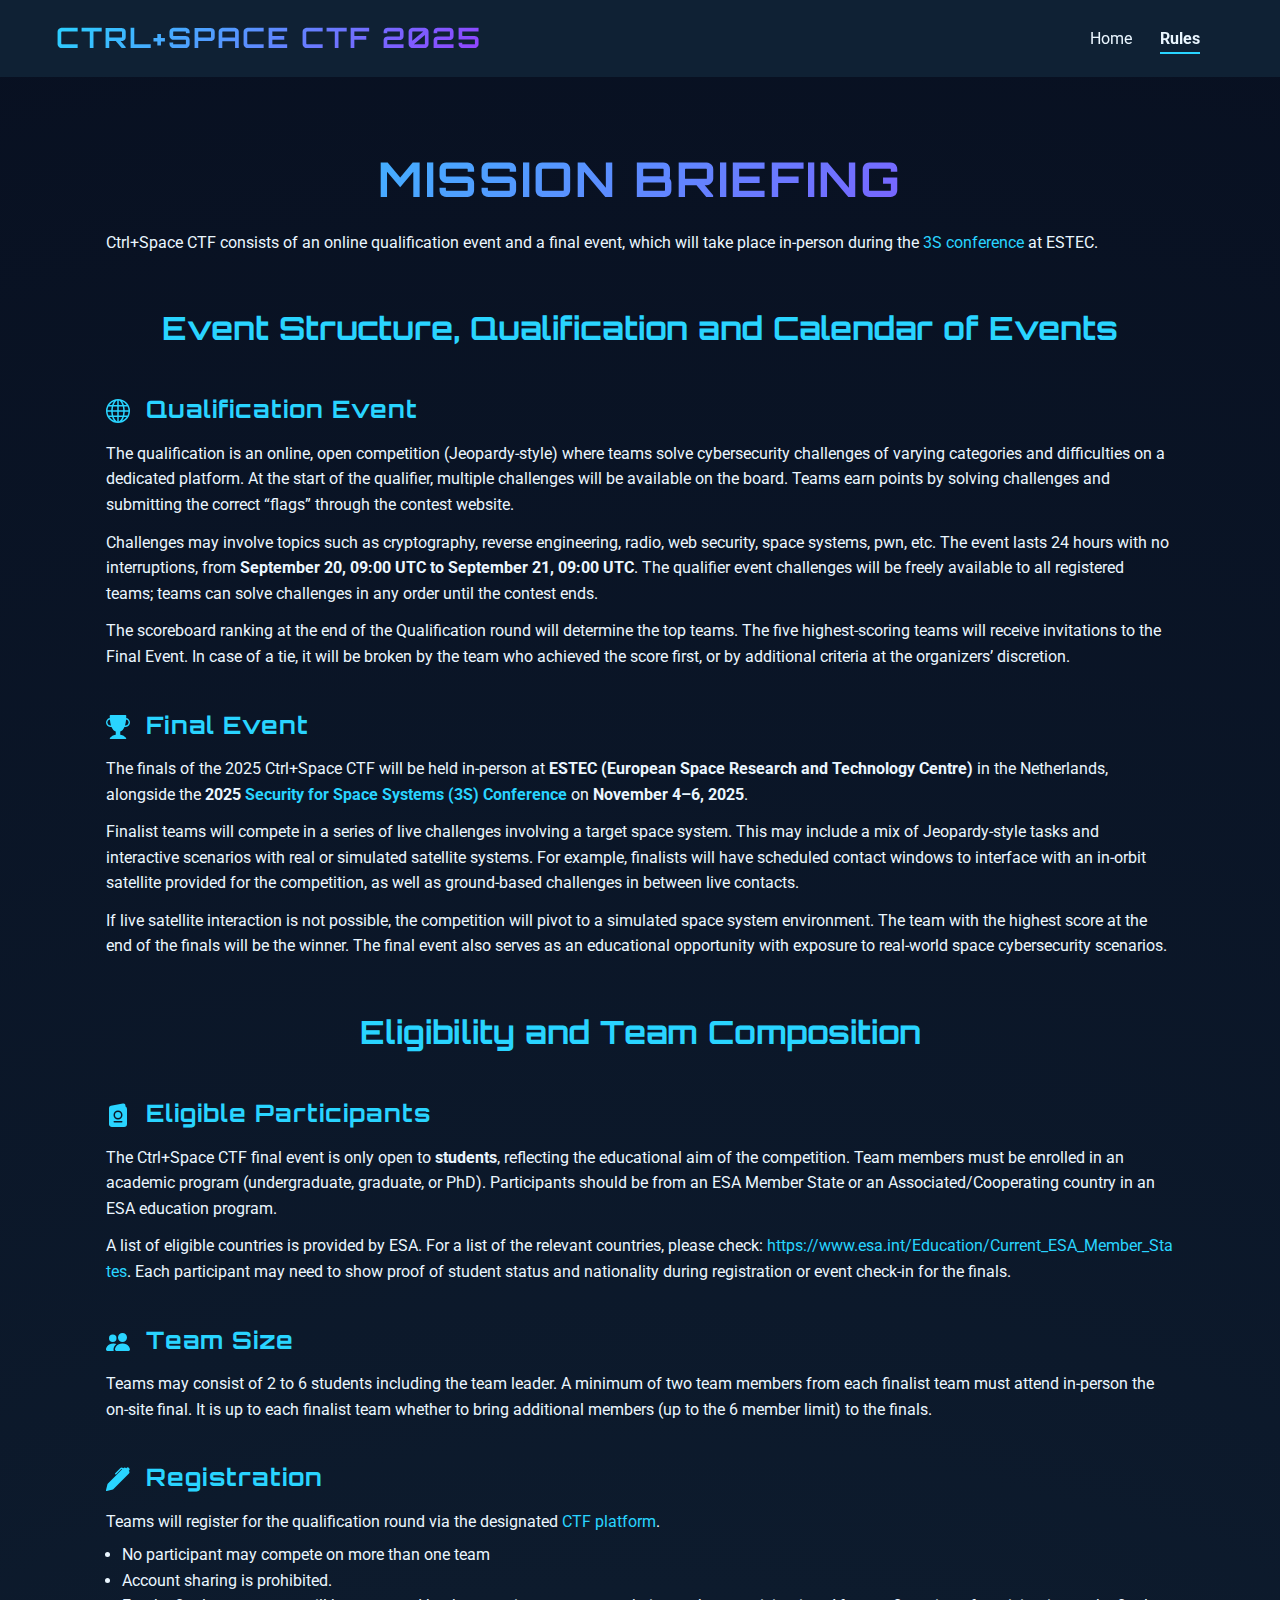
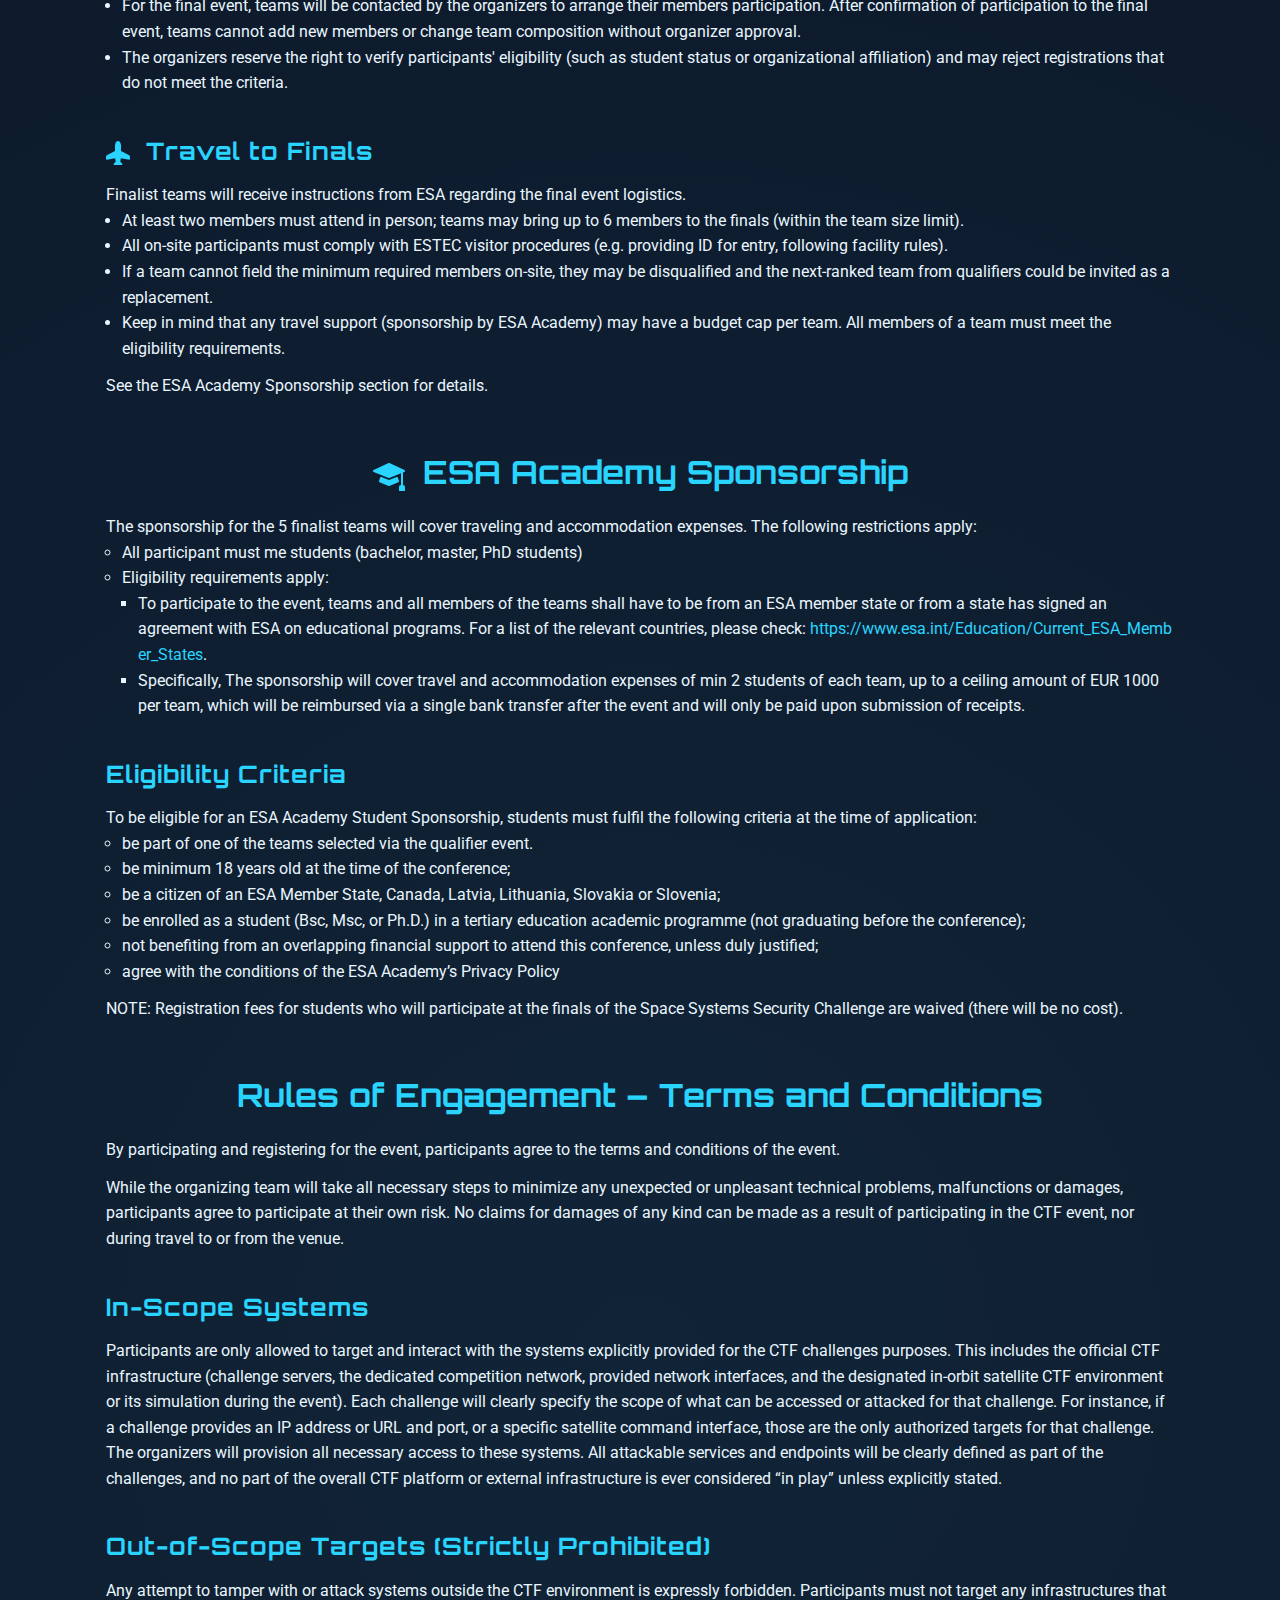
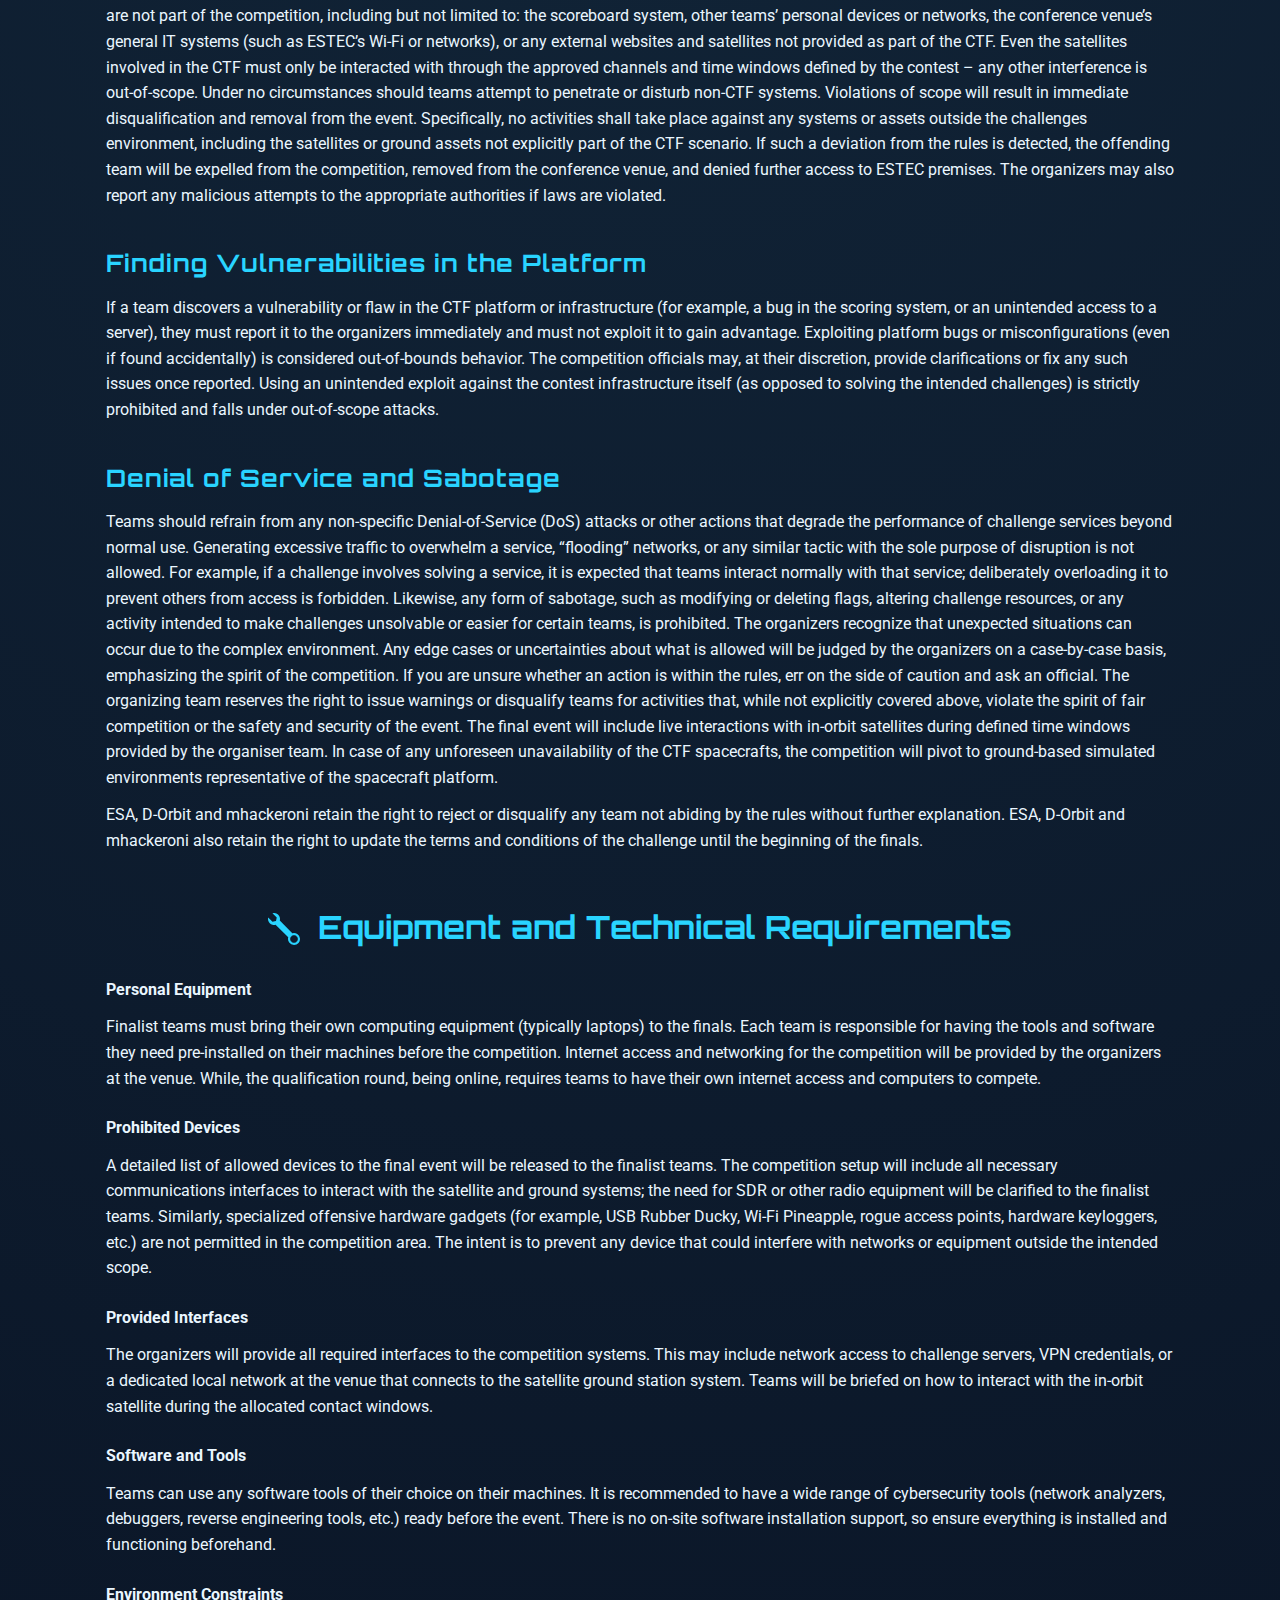
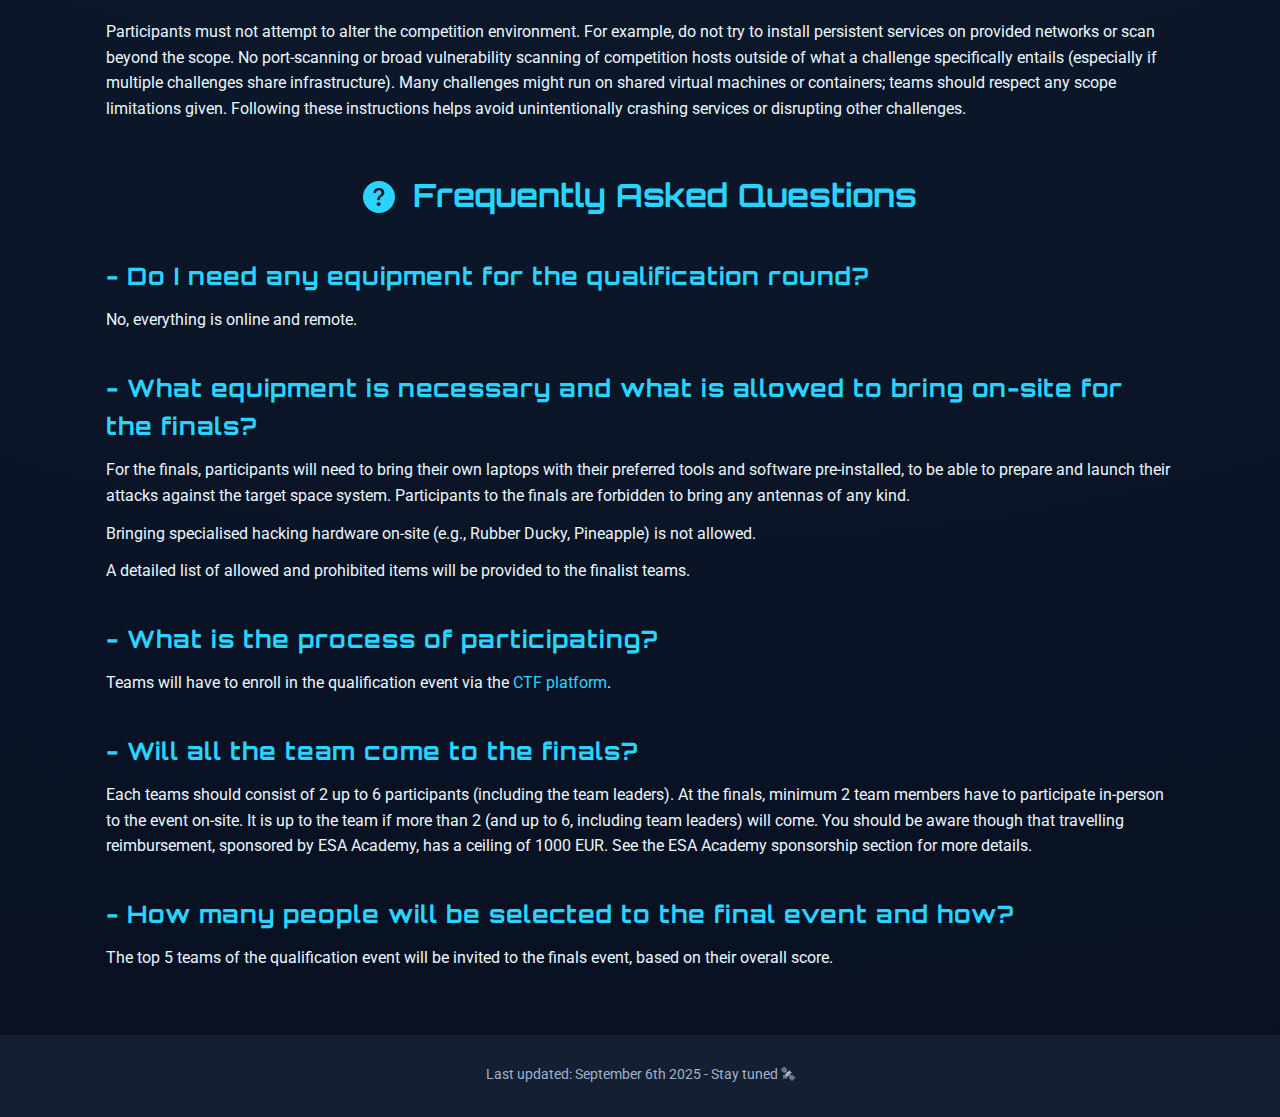
<file: rules/index.html>
<!DOCTYPE html>
<html lang="en">
<head>
  <meta charset="UTF-8" />
  <title>Ctrl+Space CTF 2025 - Rules</title>
  <meta name="viewport" content="width=device-width, initial-scale=1.0" />
  <meta name="description"
        content="Join the first European Capture-the-Flag competition played on real satellites orbiting Earth. Qualifiers September 20 - 21 2025. Finals November 4 - 6 2025" />

  <!-- ———— OPEN GRAPH  (Facebook, WhatsApp, LinkedIn, etc.) ———— -->
  <meta property="og:type"        content="website">
  <meta property="og:url"         content="https://ctrl-space.gg/rules">
  <meta property="og:title"       content="Ctrl+Space CTF 2025 - Hack satellites in orbit">
  <meta property="og:description" content="Join the first European Capture-the-Flag competition played on real satellites orbiting Earth. Qualifiers September 20 - 21 2025. Finals November 4 - 6 2025">
  <meta property="og:image"       content="https://ctrl-space.gg/static/assets/preview.webp">
  <meta property="og:image:alt"   content="Shining Earth">
  <meta property="og:locale"      content="en_GB">
  <meta property="og:site_name"   content="Ctrl+Space CTF 2025">

  <!-- ———— TWITTER / X ———— -->
  <meta name="twitter:card"        content="summary_large_image">  <!-- 2:1 aspect; uses same 1200×630 image -->
  <!-- <meta name="twitter:site"        content="@CtrlSpaceCTF">        optional but nice -->
  <meta name="twitter:url"         content="https://ctrl-space.gg/rules">
  <meta name="twitter:title"       content="Ctrl+Space CTF 2025 - Hack satellites in orbit">
  <meta name="twitter:description" content="Join the first European Capture-the-Flag competition played on real satellites orbiting Earth. Qualifiers September 20 - 21 2025. Finals November 4 - 6 2025">
  <meta name="twitter:image"       content="https://ctrl-space.gg/static/assets/preview.webp">
  <meta name="twitter:image:alt"   content="Shining Earth">

  <link rel="icon" href="/static/assets/favicon.ico" type="image/x-icon" />
  <!-- Google Fonts -->
  <link rel="preconnect" href="https://fonts.googleapis.com" />
  <link rel="preconnect" href="https://fonts.gstatic.com" crossorigin />
  <link rel="preload"
      href="https://fonts.googleapis.com/css2?family=Orbitron:wght@400;700&family=Roboto:wght@300;400;500&display=swap"
      as="style"
      onload="this.rel='stylesheet'">
  <noscript>
    <link rel="stylesheet"
          href="https://fonts.googleapis.com/css2?family=Orbitron:wght@400;700&family=Roboto:wght@300;400;500&display=swap">
  </noscript>

  <!-- =========================   Critical CSS (inlined)   ========================= -->
  <style>
  :root{
    /* Core palette */
    --space-blue:#112437;--space-blue-dark:#081021;--neon-cyan:#29d4ff;
    --light:#eaf6ff;--grey:#9db3c9;--accent:#9340ff;
    --primary:var(--neon-cyan);
    --bg-gradient:radial-gradient(circle at 50% 50%,var(--space-blue) 0%,var(--space-blue-dark) 100%);
  }
  html{scroll-behavior:smooth;}
  *,*::before,*::after{box-sizing:border-box;margin:0;padding:0;}
  body{font-family:"Roboto",sans-serif;background:var(--bg-gradient);color:var(--light);line-height:1.6;}

  /* ---------- Hero ---------- */
  header{position:relative;min-height:100vh;display:flex;align-items:center;justify-content:center;text-align:center;overflow:hidden;}
  header::after{content:"";position:absolute;inset:0;background:rgba(0,0,0,.55);z-index:0;}
  header video{position:absolute;top:0;left:0;width:100%;height:100%;object-fit:cover;aspect-ratio:16/9;z-index:-1;pointer-events:none;}
  header .content{position:relative;z-index:1;max-width:800px;padding:0 1rem;}
  h1{font-family:"Orbitron",sans-serif;font-size:2.75rem;text-transform:uppercase;letter-spacing:2px;background-image:linear-gradient(135deg,var(--primary),var(--accent));-webkit-background-clip:text;-webkit-text-fill-color:transparent;}
  h2{margin-top:3rem;}
  h3{font-size:1.5rem;margin-top:2.25rem;font-family:"Orbitron",sans-serif;letter-spacing:1px;}
  p{margin-top: 0.75rem;}
  li{margin-left: 1rem;}
  .ctf-title{font-family:"Orbitron",sans-serif;font-size:1.75rem;text-transform:uppercase;letter-spacing:2px;background-image:linear-gradient(135deg,var(--primary),var(--accent));-webkit-background-clip:text;-webkit-text-fill-color:transparent; font-weight: bold;}
  .tagline{margin-top:1rem;font-size:1.25rem;color:var(--grey);}
  .btn{display:inline-block;margin-top:2rem;padding:.75rem 2rem;font-size:1rem;font-weight:500;border:2px solid var(--primary);border-radius:50px;color:var(--primary);transition:all .3s ease;}
  .btn:hover{background:var(--primary);color:var(--space-blue);}
  .equipment-element{display:block;font-weight:bold;margin-top:1.5rem;}

  /* Reserve space for partner logos to avoid CLS */
  .partner-logo{width:auto;height:12rem;object-fit:contain;aspect-ratio:3/2;filter:grayscale(100%);opacity:.75;transition:all .3s ease;}
  .partner-logo:hover{filter:none;opacity:1;transform:scale(1.05);}
  .rules-icon {width: 1em;height: 1em;margin-right: 0.5rem;flex-shrink: 0;fill:currentColor;vertical-align: middle;}
  .break-url {overflow-wrap: anywhere;word-break: break-word;line-break: anywhere;hyphens: auto;}
  </style>
  <!-- Full stylesheet loaded *after* first paint → media trick prevents render‑blocking -->
  <link rel="stylesheet" href="/static/styles/styles.css" media="print" onload="this.media='all'">
  <noscript><link rel="stylesheet" href="/static/styles/styles.css"></noscript>
</head>
<body>
  <!-- ---------- Navbar ---------- -->
    <nav style="background:rgba(17,36,55,.85);backdrop-filter:blur(10px);position:sticky;top:0;z-index:1000;">
        <div style="max-width:1200px;margin:0 auto;padding:1rem;display:flex;align-items:center;justify-content:space-between;">
            <a href="/index.html" class="ctf-title">Ctrl+Space CTF 2025</a>
            <div>
                <a href="/index.html" style="color:var(--light);text-decoration:none;margin-right:1.5rem;">Home</a>
                <a href="/rules/index.html" style="color:var(--light);text-decoration:none;margin-right:1.5rem;font-weight:bold;border-bottom:2px solid var(--primary);padding-bottom:.25rem;">Rules</a>
            </div>
        </div>
    </nav>
  <!-- ---------- Main ---------- -->
  <main>
        <section id="rules">
            <h1 style="text-align:center;">Mission Briefing</h1>
            <p>Ctrl+Space CTF consists of an online qualification event and a final event, which will take place in-person during the <a href="https://security4space.esa.int/">3S conference</a> at ESTEC.</p>
            <h2>Event Structure, Qualification and Calendar of Events</h2>

            <h3>
                <svg xmlns="http://www.w3.org/2000/svg" class="bi bi-globe rules-icon" viewBox="0 0 16 16">
                    <path d="M0 8a8 8 0 1 1 16 0A8 8 0 0 1 0 8m7.5-6.923c-.67.204-1.335.82-1.887 1.855A8 8 0 0 0 5.145 4H7.5zM4.09 4a9.3 9.3 0 0 1 .64-1.539 7 7 0 0 1 .597-.933A7.03 7.03 0 0 0 2.255 4zm-.582 3.5c.03-.877.138-1.718.312-2.5H1.674a7 7 0 0 0-.656 2.5zM4.847 5a12.5 12.5 0 0 0-.338 2.5H7.5V5zM8.5 5v2.5h2.99a12.5 12.5 0 0 0-.337-2.5zM4.51 8.5a12.5 12.5 0 0 0 .337 2.5H7.5V8.5zm3.99 0V11h2.653c.187-.765.306-1.608.338-2.5zM5.145 12q.208.58.468 1.068c.552 1.035 1.218 1.65 1.887 1.855V12zm.182 2.472a7 7 0 0 1-.597-.933A9.3 9.3 0 0 1 4.09 12H2.255a7 7 0 0 0 3.072 2.472M3.82 11a13.7 13.7 0 0 1-.312-2.5h-2.49c.062.89.291 1.733.656 2.5zm6.853 3.472A7 7 0 0 0 13.745 12H11.91a9.3 9.3 0 0 1-.64 1.539 7 7 0 0 1-.597.933M8.5 12v2.923c.67-.204 1.335-.82 1.887-1.855q.26-.487.468-1.068zm3.68-1h2.146c.365-.767.594-1.61.656-2.5h-2.49a13.7 13.7 0 0 1-.312 2.5m2.802-3.5a7 7 0 0 0-.656-2.5H12.18c.174.782.282 1.623.312 2.5zM11.27 2.461c.247.464.462.98.64 1.539h1.835a7 7 0 0 0-3.072-2.472c.218.284.418.598.597.933M10.855 4a8 8 0 0 0-.468-1.068C9.835 1.897 9.17 1.282 8.5 1.077V4z"/>
                </svg>
                Qualification Event</h3>
            <p>
                The qualification is an online, open competition (Jeopardy-style) where teams solve cybersecurity challenges of varying categories and difficulties on a dedicated platform. At the start of the qualifier, multiple challenges will be available on the board. Teams earn points by solving challenges and submitting the correct “flags” through the contest website. 
            </p>
            <p>
                Challenges may involve topics such as cryptography, reverse engineering, radio, web security, space systems, pwn, etc. The event lasts 24 hours with no interruptions, from <strong>September 20, 09:00 UTC to September 21, 09:00 UTC</strong>. The qualifier event challenges will be freely available to all registered teams; teams can solve challenges in any order until the contest ends. 
            </p>
            <p>
                The scoreboard ranking at the end of the Qualification round will determine the top teams. The five highest-scoring teams will receive invitations to the Final Event. In case of a tie, it will be broken by the team who achieved the score first, or by additional criteria at the organizers’ discretion.
            </p>

            <h3>
                <svg xmlns="http://www.w3.org/2000/svg" class="bi bi-trophy-fill rules-icon" viewBox="0 0 16 16">
                    <path d="M2.5.5A.5.5 0 0 1 3 0h10a.5.5 0 0 1 .5.5q0 .807-.034 1.536a3 3 0 1 1-1.133 5.89c-.79 1.865-1.878 2.777-2.833 3.011v2.173l1.425.356c.194.048.377.135.537.255L13.3 15.1a.5.5 0 0 1-.3.9H3a.5.5 0 0 1-.3-.9l1.838-1.379c.16-.12.343-.207.537-.255L6.5 13.11v-2.173c-.955-.234-2.043-1.146-2.833-3.012a3 3 0 1 1-1.132-5.89A33 33 0 0 1 2.5.5m.099 2.54a2 2 0 0 0 .72 3.935c-.333-1.05-.588-2.346-.72-3.935m10.083 3.935a2 2 0 0 0 .72-3.935c-.133 1.59-.388 2.885-.72 3.935"/>
                </svg>
                Final Event</h3>
            <p>
                The finals of the 2025 Ctrl+Space CTF will be held in-person at <strong>ESTEC (European Space Research and Technology Centre)</strong> in the Netherlands, alongside the <strong>2025 <a href="https://security4space.esa.int/">Security for Space Systems (3S) Conference</a></strong> on <strong>November 4–6, 2025</strong>.
            </p>
            <p>
                Finalist teams will compete in a series of live challenges involving a target space system. This may include a mix of Jeopardy-style tasks and interactive scenarios with real or simulated satellite systems. For example, finalists will have scheduled contact windows to interface with an in-orbit satellite provided for the competition, as well as ground-based challenges in between live contacts.
            </p>
            <p>
                If live satellite interaction is not possible, the competition will pivot to a simulated space system environment. The team with the highest score at the end of the finals will be the winner. The final event also serves as an educational opportunity with exposure to real-world space cybersecurity scenarios.
            </p>

            <h2>Eligibility and Team Composition</h2>

            <h3>
                <svg xmlns="http://www.w3.org/2000/svg" class="bi bi-passport rules-icon" viewBox="0 0 16 16">
                    <path d="M8 6a2 2 0 1 0 0 4 2 2 0 0 0 0-4"/>
                    <path d="M2 3.252a1.5 1.5 0 0 1 1.232-1.476l8-1.454A1.5 1.5 0 0 1 13 1.797v.47A2 2 0 0 1 14 4v10a2 2 0 0 1-2 2H4a2 2 0 0 1-1.51-.688 1.5 1.5 0 0 1-.49-1.11V3.253ZM5 8a3 3 0 1 0 6 0 3 3 0 0 0-6 0m0 4.5a.5.5 0 0 0 .5.5h5a.5.5 0 0 0 0-1h-5a.5.5 0 0 0-.5.5"/>
                </svg>
                Eligible Participants</h3>
            <ul>
                <p>The Ctrl+Space CTF final event is only open to <strong>students</strong>, reflecting the educational aim of the competition. Team members must be enrolled in an academic program (undergraduate, graduate, or PhD). Participants should be from an ESA Member State or an Associated/Cooperating country in an ESA education program.</p>
                <p>A list of eligible countries is provided by ESA. For a list of the relevant countries, please check: <a class="break-url" href="https://www.esa.int/Education/Current_ESA_Member_States">https://www.esa.int/Education/Current_ESA_Member_States</a>. Each participant may need to show proof of student status and nationality during registration or event check-in for the finals.</p>
            </ul>

            <h3>
                <svg xmlns="http://www.w3.org/2000/svg" class="bi bi-people-fill rules-icon" viewBox="0 0 16 16">
                    <path d="M7 14s-1 0-1-1 1-4 5-4 5 3 5 4-1 1-1 1zm4-6a3 3 0 1 0 0-6 3 3 0 0 0 0 6m-5.784 6A2.24 2.24 0 0 1 5 13c0-1.355.68-2.75 1.936-3.72A6.3 6.3 0 0 0 5 9c-4 0-5 3-5 4s1 1 1 1zM4.5 8a2.5 2.5 0 1 0 0-5 2.5 2.5 0 0 0 0 5"/>
                </svg>      
                Team Size</h3>
            <ul>
                <p>Teams may consist of 2 to 6 students including the team leader. A minimum of two team members from each finalist team must attend in-person the on-site final. It is up to each finalist team whether to bring additional members (up to the 6 member limit) to the finals. </p>
            </ul>

            <h3>
                <svg xmlns="http://www.w3.org/2000/svg" class="bi bi-pen-fill rules-icon" viewBox="0 0 16 16">
                    <path d="m13.498.795.149-.149a1.207 1.207 0 1 1 1.707 1.708l-.149.148a1.5 1.5 0 0 1-.059 2.059L4.854 14.854a.5.5 0 0 1-.233.131l-4 1a.5.5 0 0 1-.606-.606l1-4a.5.5 0 0 1 .131-.232l9.642-9.642a.5.5 0 0 0-.642.056L6.854 4.854a.5.5 0 1 1-.708-.708L9.44.854A1.5 1.5 0 0 1 11.5.796a1.5 1.5 0 0 1 1.998-.001"/>
                </svg>
                Registration</h3>
            <p>
                Teams will register for the qualification round via the designated <a href="https://scoreboard.ctrl-space.gg">CTF platform</a>.
                <div style="margin-top: 0.5rem;"></div>
                <li>No participant may compete on more than one team</li>
                <li>Account sharing is prohibited.</li>
                <li>For the final event, teams will be contacted by the organizers to arrange their members participation. After confirmation of participation to the final event, teams cannot add new members or change team composition without organizer approval.</li>
                <li>The organizers reserve the right to verify participants' eligibility (such as student status or organizational affiliation) and may reject registrations that do not meet the criteria.</li>
            </p>

            <h3>
                <svg xmlns="http://www.w3.org/2000/svg" class="bi bi-airplane-fill rules-icon" viewBox="0 0 16 16">
                    <path d="M6.428 1.151C6.708.591 7.213 0 8 0s1.292.592 1.572 1.151C9.861 1.73 10 2.431 10 3v3.691l5.17 2.585a1.5 1.5 0 0 1 .83 1.342V12a.5.5 0 0 1-.582.493l-5.507-.918-.375 2.253 1.318 1.318A.5.5 0 0 1 10.5 16h-5a.5.5 0 0 1-.354-.854l1.319-1.318-.376-2.253-5.507.918A.5.5 0 0 1 0 12v-1.382a1.5 1.5 0 0 1 .83-1.342L6 6.691V3c0-.568.14-1.271.428-1.849"/>
                </svg>
                Travel to Finals</h3>
            <p>
                Finalist teams will receive instructions from ESA regarding the final event logistics.
                <li>At least two members must attend in person; teams may bring up to 6 members to the finals (within the team size limit).</li>
                <li>All on-site participants must comply with ESTEC visitor procedures (e.g. providing ID for entry, following facility rules).</li>
                <li>If a team cannot field the minimum required members on-site, they may be disqualified and the next-ranked team from qualifiers could be invited as a replacement.</li>
                <li>Keep in mind that any travel support (sponsorship by ESA Academy) may have a budget cap per team. All members of a team must meet the eligibility requirements.</li>
                
                <p>See the ESA Academy Sponsorship section for details.</p>
            </p>

            <h2>
                <svg xmlns="http://www.w3.org/2000/svg" class="bi bi-mortarboard-fill rules-icon" viewBox="0 0 16 16">
                    <path d="M8.211 2.047a.5.5 0 0 0-.422 0l-7.5 3.5a.5.5 0 0 0 .025.917l7.5 3a.5.5 0 0 0 .372 0L14 7.14V13a1 1 0 0 0-1 1v2h3v-2a1 1 0 0 0-1-1V6.739l.686-.275a.5.5 0 0 0 .025-.917z"/>
                    <path d="M4.176 9.032a.5.5 0 0 0-.656.327l-.5 1.7a.5.5 0 0 0 .294.605l4.5 1.8a.5.5 0 0 0 .372 0l4.5-1.8a.5.5 0 0 0 .294-.605l-.5-1.7a.5.5 0 0 0-.656-.327L8 10.466z"/>
                </svg>
                ESA Academy Sponsorship</h2>
            <ul>
                <li style="list-style:none; margin:0; padding:0;">
                    <p>The sponsorship for the 5 finalist teams will cover traveling and accommodation expenses. The following restrictions apply:</p>
                    <ul>
                        <li>All participant must me students (bachelor, master, PhD students)</li>
                        <li>Eligibility requirements apply:
                            <ul>
                                <li>To participate to the event, teams and all members of the teams shall have to be from an ESA member state or from a state has signed an agreement with ESA on educational programs. For a list of the relevant countries, please check: <a class="break-url" href="https://www.esa.int/Education/Current_ESA_Member_States">https://www.esa.int/Education/Current_ESA_Member_States</a>.</li>
                                <li>Specifically, The sponsorship will cover travel and accommodation expenses of min 2 students of each team, up to a ceiling amount of EUR 1000 per team, which will be reimbursed via a single bank transfer after the event and will only be paid upon submission of receipts.</li>
                            </ul>
                        </li>
                    </ul>
                    <h3>Eligibility Criteria</h3>
                    <p>To be eligible for an ESA Academy Student Sponsorship, students must fulfil the following criteria at the time of application:</p>
                    <ul>
                        <li>be part of one of the teams selected via the qualifier event.</li>
                        <li>be minimum 18 years old at the time of the conference;</li>
                        <li>be a citizen of an ESA Member State, Canada, Latvia, Lithuania, Slovakia or Slovenia;</li>
                        <li>be enrolled as a student (Bsc, Msc, or Ph.D.) in a tertiary education academic programme (not graduating before the conference);</li>
                        <li>not benefiting from an overlapping financial support to attend this conference, unless duly justified;</li>
                        <li>agree with the conditions of the ESA Academy’s Privacy Policy</li>
                    </ul>
                    <p>NOTE: Registration fees for students who will participate at the finals of the Space Systems Security Challenge are waived (there will be no cost).</p>
                </li>
            </ul>

            <h2>Rules of Engagement – Terms and Conditions</h2>
            <p>By participating and registering for the event, participants agree to the terms and conditions of the event.</p>
            <p>While the organizing team will take all necessary steps to minimize any unexpected or unpleasant technical problems, malfunctions or damages, participants agree to participate at their own risk. No claims for damages of any kind can be made as a result of participating in the CTF event, nor during travel to or from the venue.</p>
            <h3>In-Scope Systems</h3>
            <p>Participants are only allowed to target and interact with the systems explicitly provided for the CTF challenges purposes. This includes the official CTF infrastructure (challenge servers, the dedicated competition network, provided network interfaces, and the designated in-orbit satellite CTF environment or its simulation during the event). Each challenge will clearly specify the scope of what can be accessed or attacked for that challenge. For instance, if a challenge provides an IP address or URL and port, or a specific satellite command interface, those are the only authorized targets for that challenge. The organizers will provision all necessary access to these systems. All attackable services and endpoints will be clearly defined as part of the challenges, and no part of the overall CTF platform or external infrastructure is ever considered “in play” unless explicitly stated.</p>
            <h3>Out-of-Scope Targets (Strictly Prohibited)</h3>
            <p>Any attempt to tamper with or attack systems outside the CTF environment is expressly forbidden. Participants must not target any infrastructures that are not part of the competition, including but not limited to: the scoreboard system, other teams’ personal devices or networks, the conference venue’s general IT systems (such as ESTEC’s Wi-Fi or networks), or any external websites and satellites not provided as part of the CTF. Even the satellites involved in the CTF must only be interacted with through the approved channels and time windows defined by the contest – any other interference is out-of-scope. Under no circumstances should teams attempt to penetrate or disturb non-CTF systems. Violations of scope will result in immediate disqualification and removal from the event. Specifically, no activities shall take place against any systems or assets outside the challenges environment, including the satellites or ground assets not explicitly part of the CTF scenario. If such a deviation from the rules is detected, the offending team will be expelled from the competition, removed from the conference venue, and denied further access to ESTEC premises. The organizers may also report any malicious attempts to the appropriate authorities if laws are violated.</p>
            <h3>Finding Vulnerabilities in the Platform</h3>
            <p>If a team discovers a vulnerability or flaw in the CTF platform or infrastructure (for example, a bug in the scoring system, or an unintended access to a server), they must report it to the organizers immediately and must not exploit it to gain advantage. Exploiting platform bugs or misconfigurations (even if found accidentally) is considered out-of-bounds behavior. The competition officials may, at their discretion, provide clarifications or fix any such issues once reported. Using an unintended exploit against the contest infrastructure itself (as opposed to solving the intended challenges) is strictly prohibited and falls under out-of-scope attacks.</p>
            <h3>Denial of Service and Sabotage</h3>
            <p>Teams should refrain from any non-specific Denial-of-Service (DoS) attacks or other actions that degrade the performance of challenge services beyond normal use. Generating excessive traffic to overwhelm a service, “flooding” networks, or any similar tactic with the sole purpose of disruption is not allowed. For example, if a challenge involves solving a service, it is expected that teams interact normally with that service; deliberately overloading it to prevent others from access is forbidden. Likewise, any form of sabotage, such as modifying or deleting flags, altering challenge resources, or any activity intended to make challenges unsolvable or easier for certain teams, is prohibited. 
            The organizers recognize that unexpected situations can occur due to the complex environment. Any edge cases or uncertainties about what is allowed will be judged by the organizers on a case-by-case basis, emphasizing the spirit of the competition. If you are unsure whether an action is within the rules, err on the side of caution and ask an official. The organizing team reserves the right to issue warnings or disqualify teams for activities that, while not explicitly covered above, violate the spirit of fair competition or the safety and security of the event.
            The final event will include live interactions with in-orbit satellites during defined time windows provided by the organiser team. In case of any unforeseen unavailability of the CTF spacecrafts, the competition will pivot to ground-based simulated environments representative of the spacecraft platform.</p>
            <p>ESA, D-Orbit and mhackeroni retain the right to reject or disqualify any team not abiding by the rules without further explanation. ESA, D-Orbit and mhackeroni also retain the right to update the terms and conditions of the challenge until the beginning of the finals.</p>

            <h2>
            <svg xmlns="http://www.w3.org/2000/svg" class="bi bi-wrench rules-icon" viewBox="0 0 16 16">
                    <path d="M.102 2.223A3.004 3.004 0 0 0 3.78 5.897l6.341 6.252A3.003 3.003 0 0 0 13 16a3 3 0 1 0-.851-5.878L5.897 3.781A3.004 3.004 0 0 0 2.223.1l2.141 2.142L4 4l-1.757.364zm13.37 9.019.528.026.287.445.445.287.026.529L15 13l-.242.471-.026.529-.445.287-.287.445-.529.026L13 15l-.471-.242-.529-.026-.287-.445-.445-.287-.026-.529L11 13l.242-.471.026-.529.445-.287.287-.445.529-.026L13 11z"/>
                </svg>  
                Equipment and Technical Requirements</h2>

            <span class="equipment-element">Personal Equipment</span>
            <p>
                Finalist teams must bring their own computing equipment (typically laptops) to the finals. Each team is responsible for having the tools and software they need pre-installed on their machines before the competition. Internet access and networking for the competition will be provided by the organizers at the venue. While, the qualification round, being online, requires teams to have their own internet access and computers to compete.
            </p>
            <span class="equipment-element">Prohibited Devices</span>
            <p>
                A detailed list of allowed devices to the final event will be released to the finalist teams. The competition setup will include all necessary communications interfaces to interact with the satellite and ground systems; the need for SDR or other radio equipment will be clarified to the finalist teams. Similarly, specialized offensive hardware gadgets (for example, USB Rubber Ducky, Wi-Fi Pineapple, rogue access points, hardware keyloggers, etc.) are not permitted in the competition area. The intent is to prevent any device that could interfere with networks or equipment outside the intended scope.
            </p> 
            <span class="equipment-element">Provided Interfaces</span>
            <p>
                The organizers will provide all required interfaces to the competition systems. This may include network access to challenge servers, VPN credentials, or a dedicated local network at the venue that connects to the satellite ground station system. Teams will be briefed on how to interact with the in-orbit satellite during the allocated contact windows. 
            </p>
            <span class="equipment-element">Software and Tools</span>
            <p>
                Teams can use any software tools of their choice on their machines. It is recommended to have a wide range of cybersecurity tools (network analyzers, debuggers, reverse engineering tools, etc.) ready before the event. There is no on-site software installation support, so ensure everything is installed and functioning beforehand.
            </p>
            <span class="equipment-element">Environment Constraints</span>
            <p>
                Participants must not attempt to alter the competition environment. For example, do not try to install persistent services on provided networks or scan beyond the scope. No port-scanning or broad vulnerability scanning of competition hosts outside of what a challenge specifically entails (especially if multiple challenges share infrastructure). Many challenges might run on shared virtual machines or containers; teams should respect any scope limitations given. Following these instructions helps avoid unintentionally crashing services or disrupting other challenges.
            </p>
            <h2>
            <svg xmlns="http://www.w3.org/2000/svg" class="bi bi-question-circle-fill rules-icon" viewBox="0 0 16 16">
                <path d="M16 8A8 8 0 1 1 0 8a8 8 0 0 1 16 0M5.255 
                    5.786a.237.237 0 0 0 .241.247h.825c.138 0 
                    .248-.113.266-.25.09-.656.54-1.134 
                    1.342-1.134.686 0 1.314.343 
                    1.314 1.168 0 .635-.374.927-.965 
                    1.371-.673.489-1.206 1.06-1.168 
                    1.987l.003.217a.25.25 0 0 0 
                    .25.246h.811a.25.25 0 0 0 
                    .25-.25v-.105c0-.718.273-.927 
                    1.01-1.486.609-.463 
                    1.244-.977 1.244-2.056 
                    0-1.511-1.276-2.241-2.673-2.241-1.267 
                    0-2.655.59-2.75 2.286Zm1.557 
                    5.763c0 .533.425.927 1.01.927.609 
                    0 1.028-.394 1.028-.927 0-.552-.42-.94-1.029-.94-.584 
                    0-1.009.388-1.009.94"/>
            </svg>
            Frequently Asked Questions
            </h2>

            <h3>- Do I need any equipment for the qualification round?</h3>
            <p>No, everything is online and remote.</p>

            <h3>- What equipment is necessary and what is allowed to bring on-site for the finals?</h3>
            <p>
                <p>For the finals, participants will need to bring their own laptops with their preferred tools and software pre-installed, to be able to prepare and launch their attacks against the target space system. Participants to the finals are forbidden to bring any antennas of any kind.</p>
                <p>Bringing specialised hacking hardware on-site (e.g., Rubber Ducky, Pineapple) is not allowed.</p>
                <p>A detailed list of allowed and prohibited items will be provided to the finalist teams.</p>
            </p>

            <h3>- What is the process of participating?</h3>
            <p>Teams will have to enroll in the qualification event via the <a href="https://scoreboard.ctrl-space.gg">CTF platform</a>.</p>

            <h3>- Will all the team come to the finals?</h3>
            <p>
                Each teams should consist of 2 up to 6 participants (including the team leaders). At the finals, minimum 2 team members have to participate in-person to the event on-site. It is up to the team if more than 2 (and up to 6, including team leaders) will come. You should be aware though that travelling reimbursement, sponsored by ESA Academy, has a ceiling of 1000 EUR. See the ESA Academy sponsorship section for more details. 
            </p>

            <h3>- How many people will be selected to the final event and how?</h3>
            <p>The top 5 teams of the qualification event will be invited to the finals event, based on their overall score.</p>
        </section>
  </main>
  <!-- ---------- Footer ---------- -->
  <footer style="background:#151f32;padding:1rem 0rem 2rem 0rem;font-size:.875rem;color:var(--grey);text-align:center;">
    <p>Last updated: September 6th 2025 - Stay tuned 🛰</p>
  </footer>
</body>
</html>
</file>
<file: static/styles/styles.css>
footer,footer a,p.tagline{color:var(--grey)}a,footer a{transition:color .3s}.partner-logo,.sponsor-logos img{filter:grayscale(100%);transition:.3s}.partner-logo:hover,.sponsor-logos img:hover{filter:none;opacity:1}.countdown-item .label,h1{text-transform:uppercase;letter-spacing:2px}.mission,body{font-family:Roboto,sans-serif}.countdown-item,.partner-group,.sponsor-logos,footer,header,section h2{text-align:center}.headline,h1{-webkit-text-fill-color:transparent}.btn,.event-card a,.tba-event-card a,a{text-decoration:none}:root{--space-blue:#112437;--space-blue-dark:#081021;--space-blue-alt:#0d153d;--space-blue-footer:#151f32;--neon-cyan:#29d4ff;--primary:var(--neon-cyan);--dark:var(--space-blue-alt);--light:#eaf6ff;--grey:#9db3c9;--grey-accent:#869bb2;--grey-alpha:rgba(157, 179, 201, 0.32);--accent:#9340ff;--accent-light:#c979ff;--card-bg:radial-gradient(circle at 50% 50%,
                      rgba(33, 116, 168, 0.419) 0%, rgba(55, 68, 127, 0.1) 100%);--card-border:rgba(255, 255, 255, 0);--card-tba-bg:radial-gradient(circle at 50% 50%,
                      rgba(63, 73, 79, 0.419) 0%, rgba(150, 150, 150, 0.1) 100%);--card-tba-border:rgba(255, 255, 255, 0);--bg-gradient:radial-gradient(circle at 50% 50%,
                      var(--space-blue) 0%, var(--space-blue-dark) 100%);--text-gradient:linear-gradient(135deg, var(--primary), var(--accent))}html{scroll-behavior:smooth}*{box-sizing:border-box;margin:0;padding:0}.main-header{color:var(--text-gradient)}a{color:var(--primary)}a:hover{color:var(--accent-light)}body{background:var(--bg-gradient);color:var(--light);line-height:1.6}.card h3,.countdown-item span,h1,h2,h3,section h2{font-family:Orbitron,sans-serif}.btn,h2,h3{color:var(--primary)}header{position:relative;min-height:100vh;display:flex;align-items:center;justify-content:center;overflow:hidden;background-image:url('../assets/hero-fallback.webp');background-size:cover;background-position:center}header::after{content:"";position:absolute;inset:0;z-index:0;background:rgba(0,0,0,.55)}header .content{position:relative;z-index:1;max-width:800px;padding:0 1rem}h1{font-size:3rem;background-image:var(--text-gradient);-webkit-background-clip:text}p.tagline{margin-top:5rem;font-size:1.25rem}.btn{display:inline-block;margin-top:2rem;padding:.75rem 2rem;font-size:1rem;font-weight:500;border:2px solid var(--primary);border-radius:50px;border-color:var(--primary);transition:.3s}.partner-label,.sponsor-label{font-size:.875rem;color:var(--grey-alpha)}.btn:hover{background:var(--primary);color:var(--dark)}.card h3,footer a:hover,section h2{color:var(--primary)}section{padding:4rem 1rem;max-width:1100px;margin:auto}section h2{font-size:2rem;margin-bottom:1rem}.two-col{display:grid;grid-template-columns:repeat(auto-fit,minmax(280px,1fr));gap:2rem;align-items:start}.card{border-radius:12px;padding:2rem;background:var(--card-bg);border:1px solid var(--card-border);box-shadow:0 6px 18px rgba(0,0,0,.45)}.card h3{margin-bottom:.5rem;font-size:1.25rem}.sponsor-logos{display:grid;grid-template-columns:repeat(auto-fit,minmax(160px,1fr));gap:1.5rem;align-items:center;justify-items:center;justify-content:center;margin:2rem auto;max-width:75%}.sponsor-logos img{max-width:13rem;opacity:.85}.sponsor-label{margin-top:2rem}footer{background:var(--space-blue-footer);padding:2rem 1rem;font-size:.875rem}footer a{text-decoration:underline;margin:0 .5rem}hr{border:none;height:2px;background-color:var(--card-border);margin:.3rem 0}.partner-logos{display:flex;flex-wrap:wrap;align-items:flex-end;justify-content:center;gap:7rem;margin-top:2rem}.partner-logo{width:auto;max-height:15rem;opacity:.75}.partner-group{display:flex;flex-direction:column;align-items:center}.group-logos{display:flex;gap:7rem;align-items:flex-end}.partner-label{margin-top:1rem}.mhackeroni-logo{max-height:12rem}.dorbit-logo{max-height:13rem}.esa-logo{max-width:13rem}.partner-logo:hover{transform:scale(1.05)}.countdown-container{display:flex;justify-content:center;align-items:center;margin:2rem 0}.countdown-timer{display:flex;justify-content:center;align-items:center;gap:2rem}.countdown-item{position:relative}.countdown-item span{font-size:5rem;font-weight:700;color:rgba(255,255,255,.5);line-height:1;pointer-events:none;min-width:4rem}.countdown-item .label{font-size:1rem;color:var(--primary);position:absolute;bottom:-1.5rem;left:50%;transform:translateX(-50%)}.mission{color:#fff;padding:4rem 1rem;line-height:1.55}.event-card,.tba-event-card{padding:2rem 1.5rem;transition:transform .35s,box-shadow .35s}.mission .container{max-width:900px;margin:0 auto;text-align:center}.headline{font-size:clamp(2rem, 4vw + .5rem, 2.75rem);font-weight:700;margin-bottom:1rem;background-image:var(--text-gradient);-webkit-background-clip:text}.hl{color:var(--neon-cyan)}.tagline{max-width:780px;margin:0 auto 3rem;font-size:1.1rem}.grid{display:grid;gap:1.5rem;grid-template-columns:repeat(auto-fit,minmax(260px,1fr));margin-bottom:2.25rem}.event-card{background:var(--card-bg);border:1px solid var(--card-border);border-radius:1rem}.tba-event-card{background:var(--card-tba-bg);border:1px solid var(--card-tba-border);border-radius:1rem;color:var(--grey)}.tba-event-card a{color:var(--grey-accent);border:none}.tba-event-card h3{color:var(--grey)}.event-card:hover,.tba-event-card:hover{transform:translateY(-6px) scale(1.02);box-shadow:0 14px 28px rgba(0,0,0,.4)}.event-card h3{margin:0 0 .5rem;font-size:1.35rem;letter-spacing:.4px}.event-card time{display:block;font-weight:600;margin:.25rem 0 1rem;font-size:.96rem}.event-card p{margin:0}.sep{opacity:.5}.event-card a{color:var(--neon-cyan);border-bottom:1px solid currentColor}.event-card a:hover{opacity:.8}.cta{font-size:1.05rem;font-weight:600}@media (max-width:600px){header .tagline{margin:1.5rem;font-size:1rem;text-wrap:pretty}.main-header{font-size:2.5rem}.countdown-item span{font-size:clamp(2.25rem, 9vw + .25rem, 3.5rem);line-height:1}.countdown-item .label{font-size:clamp(.6rem, 2.5vw + .2rem, .8rem);bottom:-.9rem}.countdown-timer{gap:clamp(.5rem,4vw,1.25rem)}.group-logos{flex-direction:column;align-items:center;gap:2rem}.partner-logos{gap:3.5rem}}@media (min-width:601px){.partner-logo{height:12rem;width:auto;object-fit:contain}}
/* ========== Scoreboard Styles ========== */
.scoreboard-container {
  width: 100%;
  margin: 2rem 0;
  padding: 0 1rem;
  display: flex;
  justify-content: center;
}

.scoreboard {
  width: auto;
  max-width: 95%;
  border-collapse: collapse;
  background: rgba(0, 0, 0, 0.3);
  backdrop-filter: blur(10px);
  -webkit-backdrop-filter: blur(10px);
  border-radius: 12px;
  overflow: hidden;
  border: 1px solid rgba(255, 255, 255, 0.1);
}

.scoreboard thead {
  background: rgba(0, 0, 0, 0.4);
  backdrop-filter: blur(10px);
  -webkit-backdrop-filter: blur(10px);
}

.scoreboard th {
  padding: 0.75rem 1rem;
  text-align: left;
  font-size: 0.7rem;
  font-weight: 600;
  color: var(--grey);
  text-transform: uppercase;
  letter-spacing: 1px;
  border-bottom: 1px solid rgba(255, 255, 255, 0.15);
  white-space: nowrap;
}

.scoreboard td {
  padding: 1rem;
  vertical-align: middle;
  height: 100%;
}

.scoreboard tbody tr {
  transition: background 0.2s;
  height: 100%;
}

.scoreboard tbody tr:hover {
  background: rgba(255, 255, 255, 0.05);
}

.rank-col {
  width: 60px;
  text-align: center;
  padding: 1rem 0.5rem;
}

.team-col {
  min-width: 180px;
  padding: 1rem;
}

.score-col {
  text-align: center;
  width: 140px;
  padding: 1rem 0.75rem;
}

.rank-cell {
  text-align: center;
}

.rank-badge {
  display: inline-flex;
  align-items: center;
  justify-content: center;
  width: 2rem;
  height: 2rem;
  border-radius: 50%;
  font-weight: 700;
  font-size: 0.9rem;
  font-family: 'Orbitron', sans-serif;
}

.rank-1 {
  background: #d4af37;
  color: #000;
}

.rank-2 {
  background: #c0c0c0;
  color: #000;
}

.rank-3 {
  background: #cd7f32;
  color: #000;
}

.rank-4, .rank-5 {
  background: rgba(255, 255, 255, 0.15);
  color: var(--light);
}

.team-cell {
  display: flex;
  align-items: center;
  gap: 0.75rem;
  white-space: nowrap;
  height: 100%;
  min-height: 3rem;
}

.team-logo {
  width: 2rem;
  height: 2rem;
  object-fit: contain;
  border-radius: 4px;
  flex-shrink: 0;
  display: block;
}

.team-name {
  font-weight: 500;
  color: var(--light);
  white-space: nowrap;
  font-size: 0.95rem;
}

.score {
  display: inline-block;
  padding: 0.4rem 1rem;
  border-radius: 20px;
  font-weight: 600;
  font-family: 'Orbitron', sans-serif;
  font-size: 0.85rem;
  white-space: nowrap;
}

.score.jeopardy {
  background: rgba(41, 100, 200, 0.3);
  color: #5ba3ff;
}

.score.koth {
  background: rgba(147, 64, 255, 0.25);
  color: #c979ff;
}

.score.combined {
  background: rgba(34, 139, 34, 0.3);
  color: #6cde6c;
}

.formula {
  font-size: 0.65rem;
  color: var(--grey-accent);
  text-transform: uppercase;
}

/* Responsive scoreboard */
@media (max-width: 1024px) {
  .scoreboard {
    max-width: 98%;
    font-size: 0.9rem;
  }
  
  .scoreboard th {
    padding: 0.6rem 0.75rem;
    font-size: 0.65rem;
    letter-spacing: 0.5px;
  }
  
  .scoreboard td {
    padding: 0.75rem 0.75rem;
  }
  
  .team-cell {
    gap: 0.5rem;
  }
  
  .team-logo {
    width: 1.75rem;
    height: 1.75rem;
  }
  
  .team-name {
    font-size: 0.85rem;
  }
  
  .rank-badge {
    width: 1.75rem;
    height: 1.75rem;
    font-size: 0.8rem;
  }
  
  .score {
    padding: 0.35rem 0.75rem;
    font-size: 0.75rem;
  }
  
  .formula {
    font-size: 0.6rem;
  }
}

@media (max-width: 768px) {
  .scoreboard-container {
    padding: 0 0.25rem;
    overflow-x: auto;
    -webkit-overflow-scrolling: touch;
  }
  
  .scoreboard {
    font-size: 0.55rem;
    max-width: 100%;
    min-width: 380px;
  }
  
  .scoreboard th {
    padding: 0.3rem 0.2rem;
    font-size: 0.45rem;
    letter-spacing: 0.1px;
  }
  
  .scoreboard td {
    padding: 0.4rem 0.2rem;
  }
  
  .team-cell {
    gap: 0.25rem;
    min-height: 1.75rem;
  }
  
  .team-logo {
    width: 1rem;
    height: 1rem;
  }
  
  .rank-badge {
    width: 1rem;
    height: 1rem;
    font-size: 0.5rem;
  }
  
  .score {
    padding: 0.2rem 0.3rem;
    font-size: 0.48rem;
  }
  
  .formula {
    font-size: 0.4rem;
  }
  
  .team-name {
    font-size: 0.55rem;
  }
  
  .rank-col {
    width: 32px;
    padding: 0.4rem 0.15rem;
  }
  
  .team-col {
    min-width: 90px;
    padding: 0.4rem 0.2rem;
  }
  
  .score-col {
    width: 75px;
    padding: 0.4rem 0.15rem;
  }
}

@media (max-width: 480px) {
  .scoreboard {
    min-width: 360px;
    font-size: 0.52rem;
  }
  
  .scoreboard th {
    padding: 0.3rem 0.15rem;
    font-size: 0.42rem;
  }
  
  .scoreboard td {
    padding: 0.35rem 0.15rem;
  }
  
  .team-cell {
    gap: 0.2rem;
  }
  
  .team-logo {
    width: 0.9rem;
    height: 0.9rem;
  }
  
  .rank-badge {
    width: 0.9rem;
    height: 0.9rem;
    font-size: 0.48rem;
  }
  
  .score {
    padding: 0.18rem 0.28rem;
    font-size: 0.46rem;
  }
  
  .team-name {
    font-size: 0.52rem;
  }
  
  .rank-col {
    width: 30px;
  }
  
  .team-col {
    min-width: 85px;
  }
  
  .score-col {
    width: 70px;
  }
}
</file>
